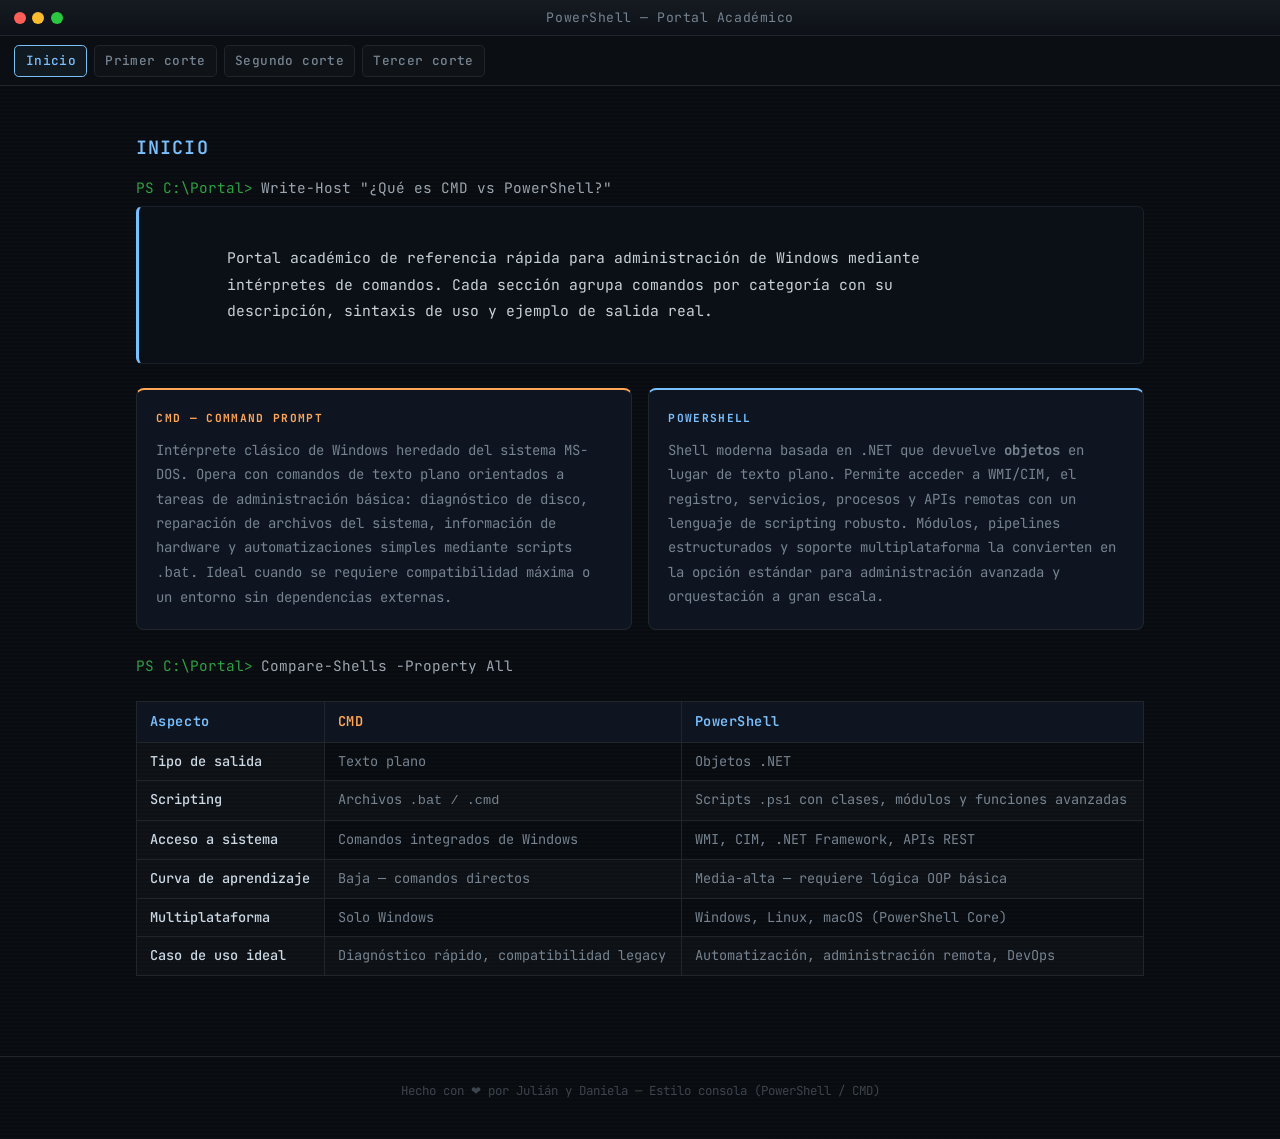
<file: index.html>
<!DOCTYPE html>
<html lang="es">
<head>
  <meta charset="utf-8" />
  <meta name="viewport" content="width=device-width, initial-scale=1" />
  <title>Inicio — Portal Consola</title>
  <link rel="stylesheet" href="Styles/base.css">
  <link rel="stylesheet" href="Styles/home.css">
</head>
<body>

  <header class="titlebar">
    <div class="dots">
      <span class="dot dot-close"></span>
      <span class="dot dot-min"></span>
      <span class="dot dot-max"></span>
    </div>
    <div class="title">PowerShell — Portal Académico</div>
  </header>

  <nav class="nav" aria-label="Navegación principal">
    <a class="nav-link" href="index.html">Inicio</a>
    <a class="nav-link" href="primer.html">Primer corte</a>
    <a class="nav-link" href="segundo.html">Segundo corte</a>
    <a class="nav-link" href="tercer.html">Tercer corte</a>
  </nav>

  <main class="console">
    <section class="section">
      <h1>Inicio</h1>

      <div class="line">
        <span class="prompt">PS C:\Portal&gt;</span>
        <span>Write-Host "¿Qué es CMD vs PowerShell?"</span>
      </div>

      <div class="output lead" style="margin-bottom:1.5rem">
        Portal académico de referencia rápida para administración de Windows mediante
        intérpretes de comandos. Cada sección agrupa comandos por categoría con su
        descripción, sintaxis de uso y ejemplo de salida real.
      </div>

      <!-- Cards CMD / PS -->
      <div class="intro-grid">
        <div class="shell-card cmd">
          <div class="label">CMD — Command Prompt</div>
          <p>
            Intérprete clásico de Windows heredado del sistema MS-DOS.
            Opera con comandos de texto plano orientados a tareas de
            administración básica: diagnóstico de disco, reparación de
            archivos del sistema, información de hardware y automatizaciones
            simples mediante scripts <code>.bat</code>.
            Ideal cuando se requiere compatibilidad máxima o un entorno
            sin dependencias externas.
          </p>
        </div>

        <div class="shell-card ps">
          <div class="label">PowerShell</div>
          <p>
            Shell moderna basada en .NET que devuelve <strong>objetos</strong>
            en lugar de texto plano. Permite acceder a WMI/CIM, el registro,
            servicios, procesos y APIs remotas con un lenguaje de scripting
            robusto. Módulos, pipelines estructurados y soporte multiplataforma
            la convierten en la opción estándar para administración avanzada
            y orquestación a gran escala.
          </p>
        </div>
      </div>

      <!-- Comparison table -->
      <div class="line" style="margin-top:1.5rem">
        <span class="prompt">PS C:\Portal&gt;</span>
        <span>Compare-Shells -Property All</span>
      </div>

      <div style="overflow-x:auto">
        <table class="comparison-table">
          <thead>
            <tr>
              <th>Aspecto</th>
              <th class="cmd-col">CMD</th>
              <th>PowerShell</th>
            </tr>
          </thead>
          <tbody>
            <tr>
              <td>Tipo de salida</td>
              <td>Texto plano</td>
              <td>Objetos .NET</td>
            </tr>
            <tr>
              <td>Scripting</td>
              <td>Archivos <code>.bat / .cmd</code></td>
              <td>Scripts <code>.ps1</code> con clases, módulos y funciones avanzadas</td>
            </tr>
            <tr>
              <td>Acceso a sistema</td>
              <td>Comandos integrados de Windows</td>
              <td>WMI, CIM, .NET Framework, APIs REST</td>
            </tr>
            <tr>
              <td>Curva de aprendizaje</td>
              <td>Baja — comandos directos</td>
              <td>Media-alta — requiere lógica OOP básica</td>
            </tr>
            <tr>
              <td>Multiplataforma</td>
              <td>Solo Windows</td>
              <td>Windows, Linux, macOS (PowerShell Core)</td>
            </tr>
            <tr>
              <td>Caso de uso ideal</td>
              <td>Diagnóstico rápido, compatibilidad legacy</td>
              <td>Automatización, administración remota, DevOps</td>
            </tr>
          </tbody>
        </table>
      </div>
    </section>
  </main>

  <footer class="footer">Hecho con ❤ por Julián y Daniela — Estilo consola (PowerShell / CMD)</footer>
  <script src="JS/common.js"></script>
</body>
</html>
</file>
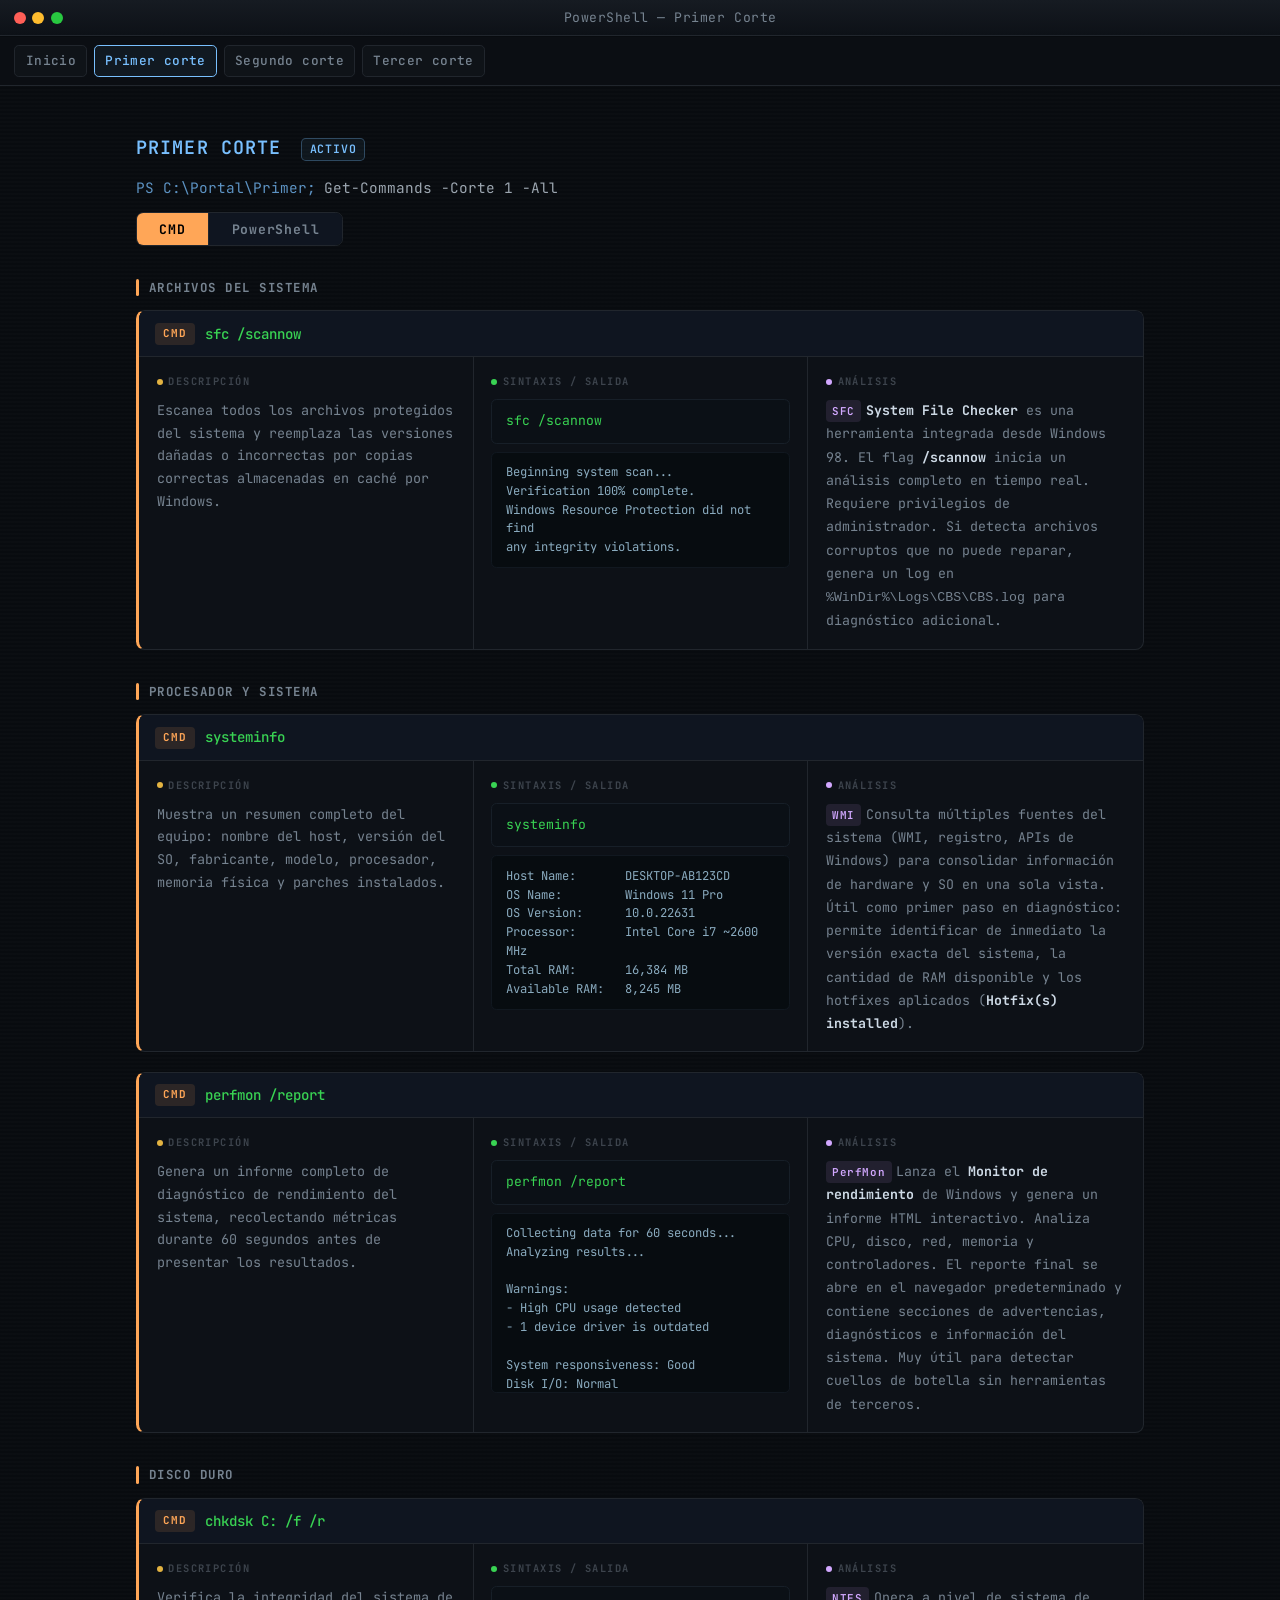
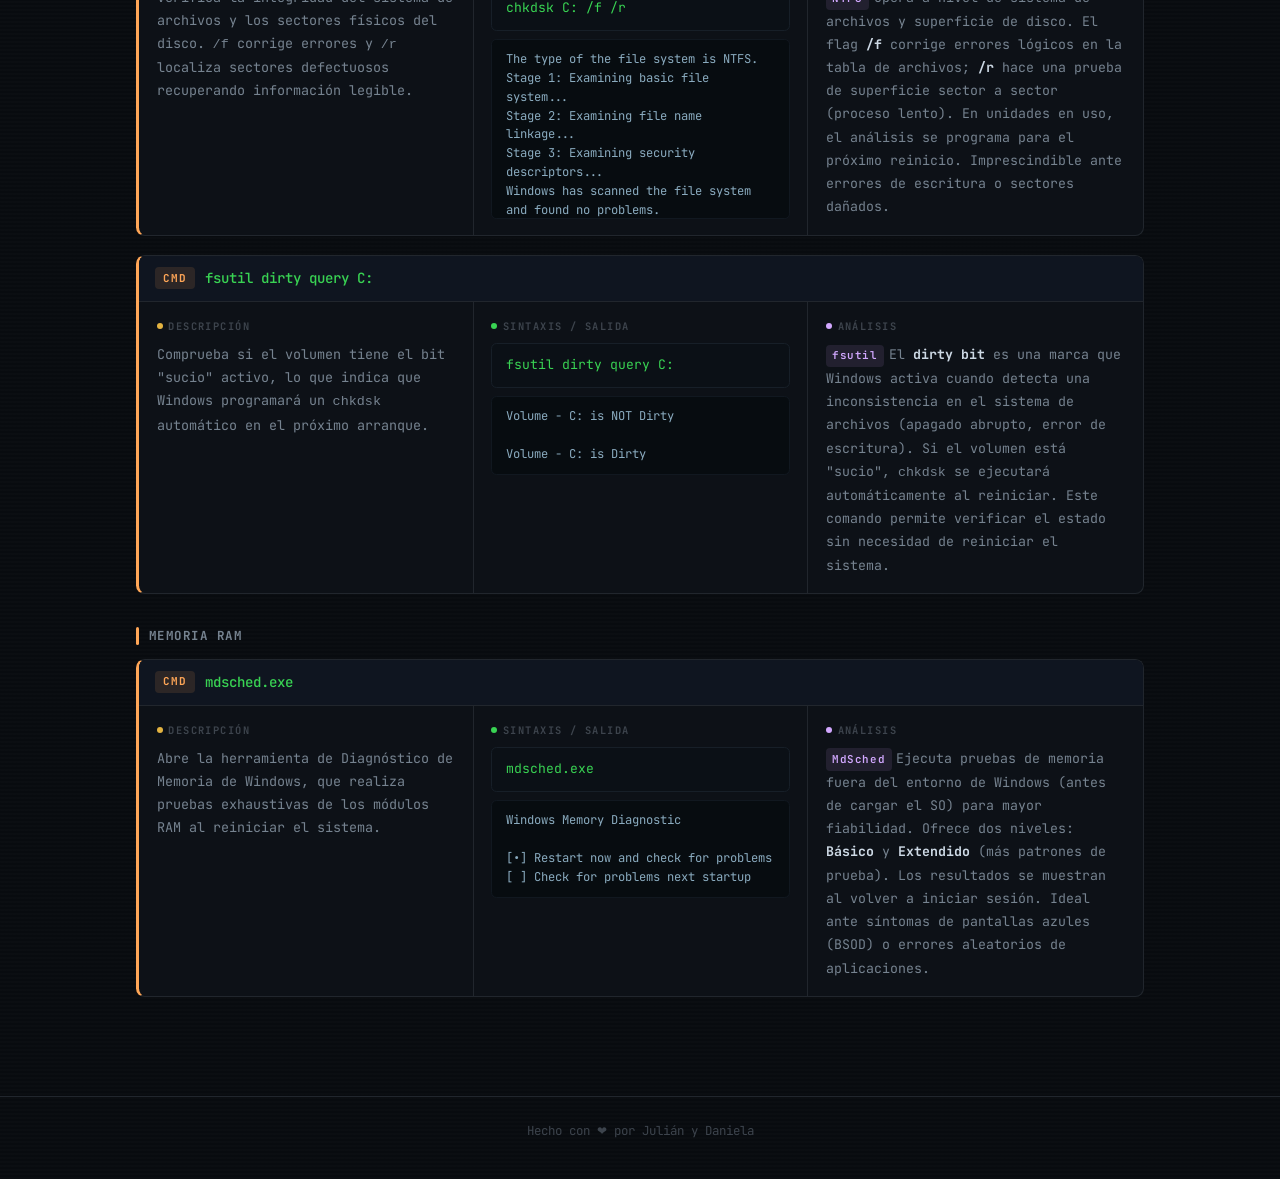
<file: primer.html>
<!DOCTYPE html>
<html lang="es">
<head>
  <meta charset="utf-8" />
  <meta name="viewport" content="width=device-width, initial-scale=1" />
  <title>Primer Corte — Portal Consola</title>
  <link rel="stylesheet" href="Styles/base.css">
  <link rel="stylesheet" href="Styles/corte.css">
</head>
<body>

  <header class="titlebar">
    <div class="dots">
      <span class="dot dot-close"></span>
      <span class="dot dot-min"></span>
      <span class="dot dot-max"></span>
    </div>
    <div class="title">PowerShell — Primer Corte</div>
  </header>

  <nav class="nav">
    <a class="nav-link" href="index.html">Inicio</a>
    <a class="nav-link" href="primer.html">Primer corte</a>
    <a class="nav-link" href="segundo.html">Segundo corte</a>
    <a class="nav-link" href="tercer.html">Tercer corte</a>
  </nav>

  <main class="console">
    <section class="section">
      <h2>Primer corte <span class="badge">Activo</span></h2>

      <div class="line">
        <span class="prompt-ps">PS C:\Portal\Primer;</span>
        <span>Get-Commands -Corte 1 -All</span>
      </div>

      <!-- Tab selector -->
      <div class="terminal-tabs">
        <button class="tab-btn cmd" id="tab-cmd">CMD</button>
        <button class="tab-btn ps"  id="tab-ps">PowerShell</button>
      </div>


      <!-- ══════════════════ CMD SECTION ══════════════════ -->
      <div id="sec-cmd" class="shell-section">

        <!-- Categoría: Archivos del sistema -->
        <div class="category-header cmd"><h3>Archivos del sistema</h3></div>

        <article class="cmd-card cmd-card-style">
          <div class="cmd-card-head">
            <span class="chip chip-cmd">CMD</span>
            <span class="syntax-inline">sfc /scannow</span>
          </div>
          <div class="cmd-card-body">
            <div class="cmd-col col-desc">
              <div class="cmd-col-label">Descripción</div>
              <p>Escanea todos los archivos protegidos del sistema y reemplaza las versiones dañadas
              o incorrectas por copias correctas almacenadas en caché por Windows.</p>
            </div>
            <div class="cmd-col col-syntax">
              <div class="cmd-col-label">Sintaxis / Salida</div>
              <div class="syntax-block">sfc /scannow</div>
              <div class="output-block" style="margin-top:.5rem">Beginning system scan...
Verification 100% complete.
Windows Resource Protection did not find
any integrity violations.</div>
            </div>
            <div class="cmd-col col-analysis">
              <div class="cmd-col-label">Análisis</div>
              <div class="analysis-block">
                <span class="tag">SFC</span><strong>System File Checker</strong> es una herramienta
                integrada desde Windows 98. El flag <strong>/scannow</strong> inicia un análisis
                completo en tiempo real. Requiere privilegios de administrador. Si detecta archivos
                corruptos que no puede reparar, genera un log en
                <code>%WinDir%\Logs\CBS\CBS.log</code> para diagnóstico adicional.
              </div>
            </div>
          </div>
        </article>


        <!-- Categoría: Procesador y Sistema -->
        <div class="category-header cmd"><h3>Procesador y Sistema</h3></div>

        <article class="cmd-card cmd-card-style">
          <div class="cmd-card-head">
            <span class="chip chip-cmd">CMD</span>
            <span class="syntax-inline">systeminfo</span>
          </div>
          <div class="cmd-card-body">
            <div class="cmd-col col-desc">
              <div class="cmd-col-label">Descripción</div>
              <p>Muestra un resumen completo del equipo: nombre del host, versión del SO,
              fabricante, modelo, procesador, memoria física y parches instalados.</p>
            </div>
            <div class="cmd-col col-syntax">
              <div class="cmd-col-label">Sintaxis / Salida</div>
              <div class="syntax-block">systeminfo</div>
              <div class="output-block" style="margin-top:.5rem">Host Name:       DESKTOP-AB123CD
OS Name:         Windows 11 Pro
OS Version:      10.0.22631
Processor:       Intel Core i7 ~2600 MHz
Total RAM:       16,384 MB
Available RAM:   8,245 MB</div>
            </div>
            <div class="cmd-col col-analysis">
              <div class="cmd-col-label">Análisis</div>
              <div class="analysis-block">
                <span class="tag">WMI</span>Consulta múltiples fuentes del sistema (WMI, registro,
                APIs de Windows) para consolidar información de hardware y SO en una sola vista.
                Útil como primer paso en diagnóstico: permite identificar de inmediato la versión
                exacta del sistema, la cantidad de RAM disponible y los hotfixes aplicados
                (<strong>Hotfix(s) installed</strong>).
              </div>
            </div>
          </div>
        </article>

        <article class="cmd-card cmd-card-style">
          <div class="cmd-card-head">
            <span class="chip chip-cmd">CMD</span>
            <span class="syntax-inline">perfmon /report</span>
          </div>
          <div class="cmd-card-body">
            <div class="cmd-col col-desc">
              <div class="cmd-col-label">Descripción</div>
              <p>Genera un informe completo de diagnóstico de rendimiento del sistema,
              recolectando métricas durante 60 segundos antes de presentar los resultados.</p>
            </div>
            <div class="cmd-col col-syntax">
              <div class="cmd-col-label">Sintaxis / Salida</div>
              <div class="syntax-block">perfmon /report</div>
              <div class="output-block" style="margin-top:.5rem">Collecting data for 60 seconds...
Analyzing results...

Warnings:
- High CPU usage detected
- 1 device driver is outdated

System responsiveness: Good
Disk I/O: Normal</div>
            </div>
            <div class="cmd-col col-analysis">
              <div class="cmd-col-label">Análisis</div>
              <div class="analysis-block">
                <span class="tag">PerfMon</span>Lanza el <strong>Monitor de rendimiento</strong>
                de Windows y genera un informe HTML interactivo. Analiza CPU, disco, red, memoria
                y controladores. El reporte final se abre en el navegador predeterminado y contiene
                secciones de advertencias, diagnósticos e información del sistema. Muy útil para
                detectar cuellos de botella sin herramientas de terceros.
              </div>
            </div>
          </div>
        </article>


        <!-- Categoría: Disco duro -->
        <div class="category-header cmd"><h3>Disco duro</h3></div>

        <article class="cmd-card cmd-card-style">
          <div class="cmd-card-head">
            <span class="chip chip-cmd">CMD</span>
            <span class="syntax-inline">chkdsk C: /f /r</span>
          </div>
          <div class="cmd-card-body">
            <div class="cmd-col col-desc">
              <div class="cmd-col-label">Descripción</div>
              <p>Verifica la integridad del sistema de archivos y los sectores físicos del disco.
              <code>/f</code> corrige errores y <code>/r</code> localiza sectores defectuosos
              recuperando información legible.</p>
            </div>
            <div class="cmd-col col-syntax">
              <div class="cmd-col-label">Sintaxis / Salida</div>
              <div class="syntax-block">chkdsk C: /f /r</div>
              <div class="output-block" style="margin-top:.5rem">The type of the file system is NTFS.
Stage 1: Examining basic file system...
Stage 2: Examining file name linkage...
Stage 3: Examining security descriptors...
Windows has scanned the file system
and found no problems.</div>
            </div>
            <div class="cmd-col col-analysis">
              <div class="cmd-col-label">Análisis</div>
              <div class="analysis-block">
                <span class="tag">NTFS</span>Opera a nivel de sistema de archivos y superficie
                de disco. El flag <strong>/f</strong> corrige errores lógicos en la tabla de
                archivos; <strong>/r</strong> hace una prueba de superficie sector a sector
                (proceso lento). En unidades en uso, el análisis se programa para el próximo
                reinicio. Imprescindible ante errores de escritura o sectores dañados.
              </div>
            </div>
          </div>
        </article>

        <article class="cmd-card cmd-card-style">
          <div class="cmd-card-head">
            <span class="chip chip-cmd">CMD</span>
            <span class="syntax-inline">fsutil dirty query C:</span>
          </div>
          <div class="cmd-card-body">
            <div class="cmd-col col-desc">
              <div class="cmd-col-label">Descripción</div>
              <p>Comprueba si el volumen tiene el bit "sucio" activo, lo que indica que Windows
              programará un <code>chkdsk</code> automático en el próximo arranque.</p>
            </div>
            <div class="cmd-col col-syntax">
              <div class="cmd-col-label">Sintaxis / Salida</div>
              <div class="syntax-block">fsutil dirty query C:</div>
              <div class="output-block" style="margin-top:.5rem">Volume - C: is NOT Dirty
<!-- o bien: -->
Volume - C: is Dirty</div>
            </div>
            <div class="cmd-col col-analysis">
              <div class="cmd-col-label">Análisis</div>
              <div class="analysis-block">
                <span class="tag">fsutil</span>El <strong>dirty bit</strong> es una marca que
                Windows activa cuando detecta una inconsistencia en el sistema de archivos
                (apagado abrupto, error de escritura). Si el volumen está "sucio",
                <code>chkdsk</code> se ejecutará automáticamente al reiniciar. Este comando
                permite verificar el estado sin necesidad de reiniciar el sistema.
              </div>
            </div>
          </div>
        </article>


        <!-- Categoría: Memoria RAM -->
        <div class="category-header cmd"><h3>Memoria RAM</h3></div>

        <article class="cmd-card cmd-card-style">
          <div class="cmd-card-head">
            <span class="chip chip-cmd">CMD</span>
            <span class="syntax-inline">mdsched.exe</span>
          </div>
          <div class="cmd-card-body">
            <div class="cmd-col col-desc">
              <div class="cmd-col-label">Descripción</div>
              <p>Abre la herramienta de Diagnóstico de Memoria de Windows, que realiza pruebas
              exhaustivas de los módulos RAM al reiniciar el sistema.</p>
            </div>
            <div class="cmd-col col-syntax">
              <div class="cmd-col-label">Sintaxis / Salida</div>
              <div class="syntax-block">mdsched.exe</div>
              <div class="output-block" style="margin-top:.5rem">Windows Memory Diagnostic

[•] Restart now and check for problems
[ ] Check for problems next startup</div>
            </div>
            <div class="cmd-col col-analysis">
              <div class="cmd-col-label">Análisis</div>
              <div class="analysis-block">
                <span class="tag">MdSched</span>Ejecuta pruebas de memoria fuera del entorno de
                Windows (antes de cargar el SO) para mayor fiabilidad. Ofrece dos niveles:
                <strong>Básico</strong> y <strong>Extendido</strong> (más patrones de prueba).
                Los resultados se muestran al volver a iniciar sesión. Ideal ante síntomas de
                pantallas azules (BSOD) o errores aleatorios de aplicaciones.
              </div>
            </div>
          </div>
        </article>

      </div><!-- /sec-cmd -->


      <!-- ══════════════════ POWERSHELL SECTION ══════════════════ -->
      <div id="sec-ps" class="shell-section">

        <!-- Categoría: Programas instalados -->
        <div class="category-header"><h3>Programas instalados y actualizaciones</h3></div>

        <article class="cmd-card ps-card">
          <div class="cmd-card-head">
            <span class="chip chip-ps">PS</span>
            <span class="syntax-inline">Get-WmiObject Win32_Product | Select Name, Version</span>
          </div>
          <div class="cmd-card-body">
            <div class="cmd-col col-desc">
              <div class="cmd-col-label">Descripción</div>
              <p>Lista todos los programas instalados en el sistema mediante la clase WMI
              <code>Win32_Product</code>, mostrando nombre y versión de cada uno.</p>
            </div>
            <div class="cmd-col col-syntax">
              <div class="cmd-col-label">Sintaxis / Salida</div>
              <div class="syntax-block">Get-WmiObject Win32_Product `
  | Select Name, Version</div>
              <div class="output-block" style="margin-top:.5rem">Name                   Version
----                   -------
Google Chrome          121.0.0
Microsoft Office 365   16.0.0
Git                    2.44.0</div>
            </div>
            <div class="cmd-col col-analysis">
              <div class="cmd-col-label">Análisis</div>
              <div class="analysis-block">
                <span class="tag">WMI</span><code>Win32_Product</code> consulta el instalador
                de Windows (MSI) directamente. <strong>Nota:</strong> este cmdlet puede ser
                lento porque valida cada paquete durante la consulta. Para listados rápidos,
                se prefiere <code>Get-Package</code> o consultar el registro. El operador
                <strong>|</strong> (pipeline) pasa los objetos al filtro <code>Select</code>.
              </div>
            </div>
          </div>
        </article>

        <article class="cmd-card ps-card">
          <div class="cmd-card-head">
            <span class="chip chip-ps">PS</span>
            <span class="syntax-inline">Get-Package</span>
          </div>
          <div class="cmd-card-body">
            <div class="cmd-col col-desc">
              <div class="cmd-col-label">Descripción</div>
              <p>Lista los paquetes y aplicaciones instaladas usando PackageManagement (OneGet),
              incluyendo fuentes como MSI, Chocolatey o winget.</p>
            </div>
            <div class="cmd-col col-syntax">
              <div class="cmd-col-label">Sintaxis / Salida</div>
              <div class="syntax-block">Get-Package</div>
              <div class="output-block" style="margin-top:.5rem">Name      Version  Source
----      -------  ------
7zip      19.00    Programs
Git       2.44.0   Programs
VSCode    1.87.0   Programs</div>
            </div>
            <div class="cmd-col col-analysis">
              <div class="cmd-col-label">Análisis</div>
              <div class="analysis-block">
                <span class="tag">PackageMgmt</span>A diferencia de <code>Win32_Product</code>,
                <strong>Get-Package</strong> es significativamente más rápido al no lanzar el
                proceso de validación MSI. Permite filtrar por proveedor con
                <code>-ProviderName</code> o buscar un paquete específico con
                <code>-Name "nombre"</code>. Útil para auditorías de software.
              </div>
            </div>
          </div>
        </article>

        <article class="cmd-card ps-card">
          <div class="cmd-card-head">
            <span class="chip chip-ps">PS</span>
            <span class="syntax-inline">Get-WindowsUpdateLog</span>
          </div>
          <div class="cmd-card-body">
            <div class="cmd-col col-desc">
              <div class="cmd-col-label">Descripción</div>
              <p>Convierte los registros ETL de Windows Update en un archivo de texto legible
              (.log) y lo guarda en el escritorio del usuario actual.</p>
            </div>
            <div class="cmd-col col-syntax">
              <div class="cmd-col-label">Sintaxis / Salida</div>
              <div class="syntax-block">Get-WindowsUpdateLog</div>
              <div class="output-block" style="margin-top:.5rem">Windows Update log successfully
written to:
C:\Users\Admin\Desktop\
  WindowsUpdate.log</div>
            </div>
            <div class="cmd-col col-analysis">
              <div class="cmd-col-label">Análisis</div>
              <div class="analysis-block">
                <span class="tag">ETW</span>Windows almacena los registros de actualización en
                formato binario ETL (Event Tracing for Windows). Este cmdlet los convierte a
                texto plano usando símbolos de depuración. El log resultante permite rastrear
                descargas fallidas, errores de instalación y el historial completo de parches
                aplicados al sistema.
              </div>
            </div>
          </div>
        </article>


        <!-- Categoría: Procesador y sistema -->
        <div class="category-header"><h3>Procesador y Sistema</h3></div>

        <article class="cmd-card ps-card">
          <div class="cmd-card-head">
            <span class="chip chip-ps">PS</span>
            <span class="syntax-inline">Get-WmiObject Win32_Processor | Select Name, NumberOfCores…</span>
          </div>
          <div class="cmd-card-body">
            <div class="cmd-col col-desc">
              <div class="cmd-col-label">Descripción</div>
              <p>Obtiene información detallada del procesador: nombre, número de núcleos
              físicos, hilos lógicos y velocidad máxima de reloj.</p>
            </div>
            <div class="cmd-col col-syntax">
              <div class="cmd-col-label">Sintaxis / Salida</div>
              <div class="syntax-block">Get-WmiObject Win32_Processor `
  | Select Name,
           NumberOfCores,
           NumberOfLogicalProcessors</div>
              <div class="output-block" style="margin-top:.5rem">Name              : Intel Core i7-10750H
NumberOfCores     : 6
LogicalProcessors : 12
MaxClockSpeed     : 2600</div>
            </div>
            <div class="cmd-col col-analysis">
              <div class="cmd-col-label">Análisis</div>
              <div class="analysis-block">
                <span class="tag">CIM/WMI</span>La clase <code>Win32_Processor</code> expone más
                de 40 propiedades del CPU. La diferencia entre
                <strong>NumberOfCores</strong> (físicos) y
                <strong>NumberOfLogicalProcessors</strong> (hilos) indica si el procesador
                usa Hyper-Threading. Aquí 6 núcleos → 12 hilos lógicos confirma HT activo.
                Útil para ajustar procesos de paralelización.
              </div>
            </div>
          </div>
        </article>

        <article class="cmd-card ps-card">
          <div class="cmd-card-head">
            <span class="chip chip-ps">PS</span>
            <span class="syntax-inline">Get-ComputerInfo</span>
          </div>
          <div class="cmd-card-body">
            <div class="cmd-col col-desc">
              <div class="cmd-col-label">Descripción</div>
              <p>Devuelve un objeto con más de 200 propiedades del sistema: versión de Windows,
              nombre del equipo, memoria total, número de procesadores y mucho más.</p>
            </div>
            <div class="cmd-col col-syntax">
              <div class="cmd-col-label">Sintaxis / Salida</div>
              <div class="syntax-block">Get-ComputerInfo</div>
              <div class="output-block" style="margin-top:.5rem">WindowsProductName   : Windows 11 Pro
WindowsVersion       : 22H2
CsName               : DESKTOP-AB123CD
CsTotalPhysicalMemory: 17179869184
CsProcessorCount     : 1</div>
            </div>
            <div class="cmd-col col-analysis">
              <div class="cmd-col-label">Análisis</div>
              <div class="analysis-block">
                <span class="tag">CIM</span>Introducido en PowerShell 5.1, reemplaza múltiples
                consultas WMI por una sola llamada consolidada. <strong>CsTotalPhysicalMemory</strong>
                devuelve bytes (17 179 869 184 B = 16 GB). Para filtrar propiedades específicas
                se puede combinar con <code>Select-Object -Property "Cs*"</code>. Muy eficiente
                para inventario automatizado de equipos.
              </div>
            </div>
          </div>
        </article>


        <!-- Categoría: Memoria RAM -->
        <div class="category-header"><h3>Memoria RAM</h3></div>

        <article class="cmd-card ps-card">
          <div class="cmd-card-head">
            <span class="chip chip-ps">PS</span>
            <span class="syntax-inline">Get-Counter '\Memory\Available MBytes'</span>
          </div>
          <div class="cmd-card-body">
            <div class="cmd-col col-desc">
              <div class="cmd-col-label">Descripción</div>
              <p>Consulta en tiempo real el contador de rendimiento de memoria disponible,
              devolviendo el valor actual en megabytes junto al timestamp de la medición.</p>
            </div>
            <div class="cmd-col col-syntax">
              <div class="cmd-col-label">Sintaxis / Salida</div>
              <div class="syntax-block">Get-Counter '\Memory\Available MBytes'</div>
              <div class="output-block" style="margin-top:.5rem">Timestamp          CounterSamples
---------          --------------
19/04/2026 10:15   \\DESKTOP\memory\
                   available mbytes:
                   8245</div>
            </div>
            <div class="cmd-col col-analysis">
              <div class="cmd-col-label">Análisis</div>
              <div class="analysis-block">
                <span class="tag">PerfCounter</span>Accede directamente a los
                <strong>contadores de rendimiento</strong> de Windows (misma fuente que el
                Monitor de rendimiento). Para monitoreo continuo se puede usar el parámetro
                <code>-Continuous</code> o <code>-SampleInterval 5 -MaxSamples 12</code>
                para tomar 12 muestras cada 5 segundos. Ideal para scripts de alerta de
                memoria en servidores.
              </div>
            </div>
          </div>
        </article>

      </div><!-- /sec-ps -->

    </section>
  </main>

  <footer class="footer">Hecho con ❤ por Julián y Daniela</footer>
  <script src="JS/common.js"></script>
</body>
</html>
</file>
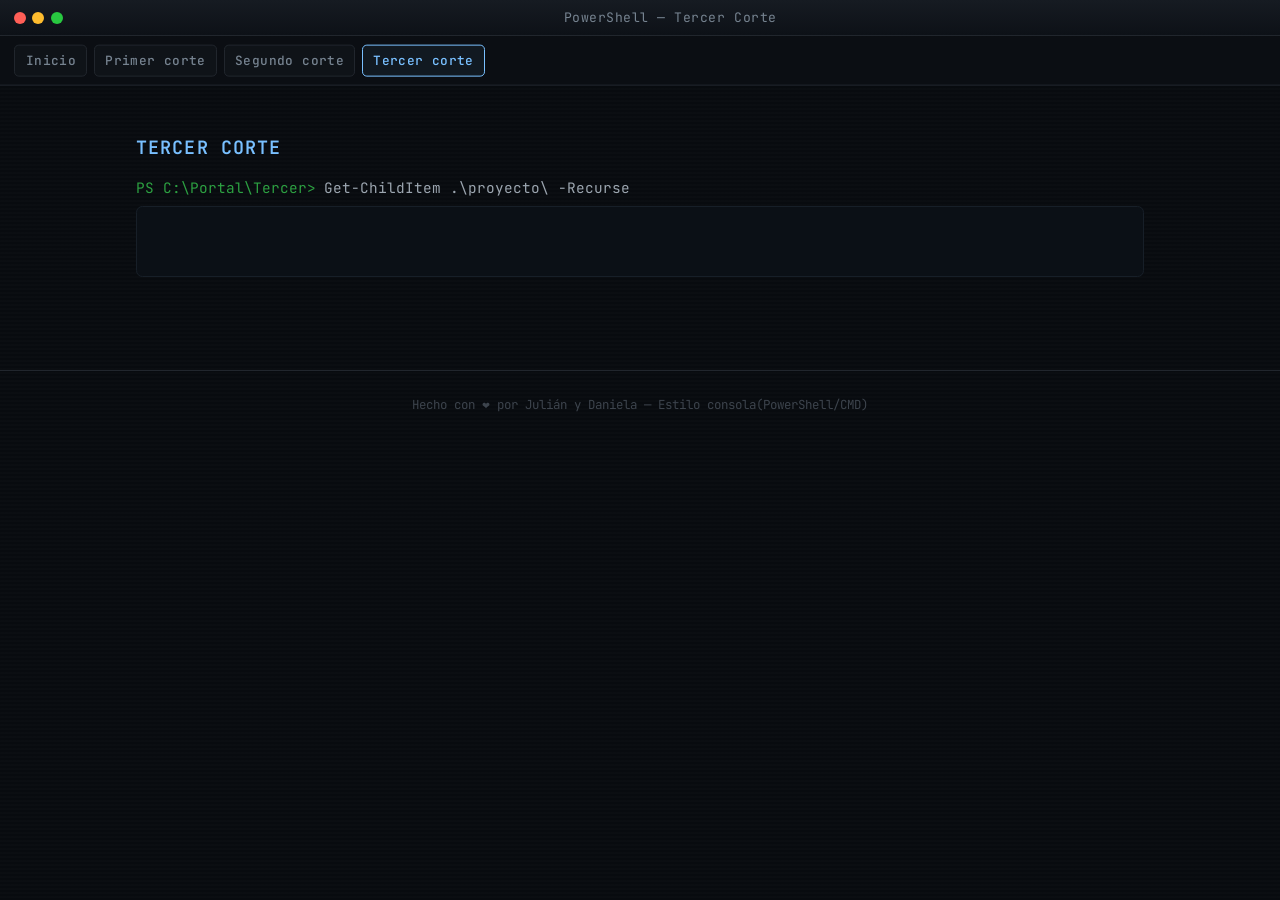
<file: tercer.html>
<!DOCTYPE html>
<html lang="es">
<head>
  <meta charset="utf-8" />
  <meta name="viewport" content="width=device-width, initial-scale=1" />
  <title>Tercer corte — Portal Consola</title>
  <link rel="stylesheet" href="Styles/base.css">
  <link rel="stylesheet" href="Styles/corte.css">
</head>
<body>
  <header class="titlebar">
    <div class="dots"><span class="dot dot-close"></span><span class="dot dot-min"></span><span class="dot dot-max"></span></div>
    <div class="title">PowerShell — Tercer Corte</div>
  </header>

  <nav class="nav">
    <a class="nav-link" href="index.html">Inicio</a>
    <a class="nav-link" href="primer.html">Primer corte</a>
    <a class="nav-link" href="segundo.html">Segundo corte</a>
    <a class="nav-link" href="tercer.html">Tercer corte</a>
  </nav>

  <main class="console">
    <section class="section">
      <h2>Tercer corte</h2>
      <div class="line">
        <span class="prompt">PS C:\Portal\Tercer></span>
        <span>Get-ChildItem .\proyecto\ -Recurse</span>
      </div>
      <div class="output">
      </div>
    </section>
  </main>

  <footer class="footer">Hecho con ❤ por Julián y Daniela — Estilo consola(PowerShell/CMD)</footer>
  <script src="JS/common.js"></script>
</body>
</html>
</file>
<file: Styles/base.css>
@import url('https://fonts.googleapis.com/css2?family=JetBrains+Mono:wght@300;400;500;600;700&family=Fira+Code:wght@300;400;500&display=swap');

:root {
  --bg:        #080b0f;
  --panel:     #0d1117;
  --panel-2:   #0f1520;
  --fg:        #cdd9e5;
  --muted:     #768390;
  --faint:     #3d444d;
  --accent:    #39d353;   /* verde git */
  --accent-2:  #79c0ff;   /* azul PS */
  --accent-3:  #ffa657;   /* naranja CMD */
  --error:     #ff7b72;
  --warn:      #e3b341;
  --ok:        #56d364;
  --border:    #21262d;
  --border-2:  #30363d;
  --prompt-ps: #79c0ff;
  --prompt-cmd:#ffa657;
  --glow-ps:   rgba(121,192,255,0.12);
  --glow-cmd:  rgba(255,166,87,0.12);
  --glow-ok:   rgba(57,211,83,0.08);
}

*, *::before, *::after { box-sizing: border-box; margin: 0; padding: 0; }

html { scroll-behavior: smooth; }

body {
  background: var(--bg);
  color: var(--fg);
  font-family: 'JetBrains Mono', 'Fira Code', ui-monospace, monospace;
  line-height: 1.6;
  min-height: 100vh;
  /* Subtle scanline texture */
  background-image:
    repeating-linear-gradient(
      0deg,
      transparent,
      transparent 2px,
      rgba(255,255,255,0.012) 2px,
      rgba(255,255,255,0.012) 4px
    );
}

/* ─── Titlebar ─── */
.titlebar {
  display: flex;
  align-items: center;
  gap: .75rem;
  padding: .45rem .9rem;
  background: linear-gradient(180deg, #161b22 0%, #0d1117 100%);
  border-bottom: 1px solid var(--border);
  position: sticky;
  top: 0;
  z-index: 100;
}
.dots { display: flex; gap: .38rem; }
.dot  { width: .75rem; height: .75rem; border-radius: 50%; }
.dot-close { background: #ff5f57; }
.dot-min   { background: #febc2e; }
.dot-max   { background: #28c840; }
.title {
  color: var(--muted);
  font-size: .82rem;
  font-weight: 400;
  letter-spacing: .04em;
  flex: 1;
  text-align: center;
  user-select: none;
}

/* ─── Nav ─── */
.nav {
  display: flex;
  gap: .4rem;
  padding: .5rem .9rem;
  background: #0b0e13;
  border-bottom: 1px solid var(--border);
  position: sticky;
  top: 37px;
  z-index: 90;
  overflow-x: auto;
}
.nav-link {
  color: var(--muted);
  text-decoration: none;
  padding: .3rem .65rem;
  border: 1px solid var(--border);
  border-radius: .3rem;
  background: #0f1318;
  font-size: .8rem;
  font-weight: 500;
  letter-spacing: .03em;
  white-space: nowrap;
  transition: color .15s, border-color .15s, background .15s;
}
.nav-link:hover {
  color: var(--fg);
  border-color: var(--border-2);
  background: #161b22;
}
.nav-link.active {
  color: var(--accent-2);
  border-color: var(--accent-2);
  background: rgba(121,192,255,.06);
}

/* ─── Console wrapper ─── */
.console {
  max-width: 1040px;
  margin: 1.5rem auto 3rem;
  padding: 0 1rem;
}

/* ─── Section ─── */
.section {
  padding: 1.5rem 0 2rem;
  border-bottom: 1px solid var(--border);
}
.section:last-child { border-bottom: none; }

h1, h2 {
  color: var(--accent-2);
  font-size: 1.15rem;
  font-weight: 600;
  letter-spacing: .06em;
  text-transform: uppercase;
  margin-bottom: .85rem;
}
h3 {
  color: var(--fg);
  font-size: 1rem;
  font-weight: 500;
  margin-bottom: .5rem;
}

/* ─── Prompt line ─── */
.line {
  display: flex;
  gap: .5rem;
  align-items: baseline;
  font-size: .9rem;
  margin: .3rem 0;
  opacity: .75;
}
.prompt-ps  { color: var(--prompt-ps); white-space: nowrap; }
.prompt-cmd { color: var(--prompt-cmd); white-space: nowrap; }
.prompt     { color: var(--accent); white-space: nowrap; }

/* ─── Output block ─── */
.output {
  margin: .4rem 0 .8rem;
  padding: .75rem 1rem;
  background: #0b1016;
  border: 1px solid #171f28;
  border-radius: .4rem;
  color: #c9d1d9;
  white-space: pre-wrap;
  font-size: .88rem;
}
.output.success { border-color: #0f2b1b; background: #0b1510; color: var(--ok); }
.output.info    { border-color: #0d1d29; background: #0a1219; color: #8ad1ff; }
.output.warning { border-color: #2c2711; background: #161309; color: var(--warn); }
.output.error   { border-color: #2b1214; background: #17090a; color: var(--error); }
.output.lead {
  font-size: .92rem;
  border-left: 3px solid var(--accent-2);
  line-height: 1.8;
}

/* ─── Badge ─── */
.badge {
  display: inline-block;
  padding: .1rem .45rem;
  border: 1px solid rgba(121,192,255,.3);
  border-radius: .3rem;
  color: var(--accent-2);
  background: rgba(121,192,255,.06);
  margin-left: .5rem;
  font-size: .72rem;
  font-weight: 600;
  letter-spacing: .08em;
  text-transform: uppercase;
  vertical-align: middle;
}

/* ─── Footer ─── */
.footer {
  text-align: center;
  color: var(--faint);
  font-size: .78rem;
  padding: 1.5rem 0 2.5rem;
  border-top: 1px solid var(--border);
}
</file>
<file: Styles/home.css>
/* home.css — página de inicio */

.intro-grid {
  display: grid;
  grid-template-columns: 1fr 1fr;
  gap: 1rem;
  margin-top: 1rem;
}

@media (max-width: 680px) {
  .intro-grid { grid-template-columns: 1fr; }
}

.shell-card {
  background: var(--panel-2);
  border: 1px solid var(--border);
  border-radius: .5rem;
  padding: 1.25rem 1.2rem;
  transition: border-color .2s, box-shadow .2s;
}
.shell-card:hover {
  border-color: var(--border-2);
  box-shadow: 0 0 18px rgba(0,0,0,.35);
}

.shell-card.cmd  { border-top: 2px solid var(--accent-3); }
.shell-card.ps   { border-top: 2px solid var(--accent-2); }

.shell-card .label {
  font-size: .7rem;
  font-weight: 700;
  letter-spacing: .12em;
  text-transform: uppercase;
  margin-bottom: .6rem;
}
.shell-card.cmd  .label { color: var(--accent-3); }
.shell-card.ps   .label { color: var(--accent-2); }

.shell-card p {
  font-size: .87rem;
  color: var(--muted);
  line-height: 1.75;
}

.comparison-table {
  width: 100%;
  margin-top: 1.2rem;
  border-collapse: collapse;
  font-size: .85rem;
}
.comparison-table th {
  padding: .55rem .8rem;
  background: #0f1520;
  color: var(--accent-2);
  font-weight: 600;
  text-align: left;
  border: 1px solid var(--border);
  letter-spacing: .04em;
}
.comparison-table th.cmd-col { color: var(--accent-3); }

.comparison-table td {
  padding: .5rem .8rem;
  border: 1px solid var(--border);
  color: var(--muted);
  vertical-align: top;
  line-height: 1.6;
}
.comparison-table tr:nth-child(even) td {
  background: rgba(255,255,255,.018);
}
.comparison-table td:first-child {
  color: var(--fg);
  font-weight: 500;
  background: rgba(255,255,255,.02);
  white-space: nowrap;
}
</file>
<file: Styles/corte.css>
/* corte.css — páginas de cortes */

/* ─── Tab selector: CMD / PS ─── */
.terminal-tabs {
  display: flex;
  gap: 0;
  border: 1px solid var(--border);
  border-radius: .45rem;
  overflow: hidden;
  width: fit-content;
  margin: .8rem 0 1.5rem;
}
.tab-btn {
  padding: .45rem 1.4rem;
  font-family: inherit;
  font-size: .82rem;
  font-weight: 700;
  letter-spacing: .06em;
  cursor: pointer;
  border: none;
  background: var(--panel-2);
  color: var(--muted);
  transition: background .18s, color .18s;
}
.tab-btn.cmd  { border-right: 1px solid var(--border); }
.tab-btn.cmd.active { background: var(--accent-3); color: #000; }
.tab-btn.ps.active  { background: var(--accent-2); color: #000; }
.tab-btn:not(.active):hover { background: #161b22; color: var(--fg); }

/* ─── Category header ─── */
.category-header {
  display: flex;
  align-items: center;
  gap: .6rem;
  margin: 2rem 0 .8rem;
}
.category-header::before {
  content: '';
  display: inline-block;
  width: 3px;
  height: 1.1rem;
  border-radius: 2px;
  background: var(--accent-2);
  flex-shrink: 0;
}
.category-header.cmd::before { background: var(--accent-3); }
.category-header h3 {
  font-size: .78rem;
  font-weight: 700;
  letter-spacing: .12em;
  text-transform: uppercase;
  color: var(--muted);
  margin: 0;
}

/* ─── Command card ─── */
.cmd-card {
  background: var(--panel);
  border: 1px solid var(--border);
  border-radius: .55rem;
  margin-bottom: 1.2rem;
  overflow: hidden;
  transition: border-color .2s;
}
.cmd-card:hover { border-color: var(--border-2); }
.cmd-card.ps-card  { border-left: 3px solid var(--accent-2); }
.cmd-card.cmd-card-style { border-left: 3px solid var(--accent-3); }

/* card header */
.cmd-card-head {
  display: flex;
  align-items: center;
  gap: .6rem;
  padding: .7rem 1rem;
  background: #0f1520;
  border-bottom: 1px solid var(--border);
}
.cmd-card-head .chip {
  font-size: .68rem;
  font-weight: 700;
  letter-spacing: .1em;
  text-transform: uppercase;
  padding: .15rem .5rem;
  border-radius: .25rem;
}
.chip-ps  { background: rgba(121,192,255,.12); color: var(--accent-2); }
.chip-cmd { background: rgba(255,166,87,.12);  color: var(--accent-3); }

.cmd-card-head .syntax-inline {
  font-size: .88rem;
  color: var(--accent);
  font-weight: 500;
  flex: 1;
  overflow: hidden;
  text-overflow: ellipsis;
  white-space: nowrap;
}

/* card body — 3 columns on desktop */
.cmd-card-body {
  display: grid;
  grid-template-columns: 1fr 1fr 1fr;
  gap: 0;
}
@media (max-width: 800px) {
  .cmd-card-body { grid-template-columns: 1fr; }
}

.cmd-col {
  padding: 1rem 1.1rem;
  border-right: 1px solid var(--border);
}
.cmd-col:last-child { border-right: none; }

.cmd-col-label {
  font-size: .65rem;
  font-weight: 700;
  letter-spacing: .14em;
  text-transform: uppercase;
  color: var(--faint);
  margin-bottom: .55rem;
  display: flex;
  align-items: center;
  gap: .35rem;
}
.cmd-col-label::before {
  content: '';
  display: inline-block;
  width: 6px; height: 6px;
  border-radius: 50%;
}
.col-desc .cmd-col-label::before   { background: var(--warn); }
.col-syntax .cmd-col-label::before { background: var(--accent); }
.col-output .cmd-col-label::before { background: var(--accent-2); }
.col-analysis .cmd-col-label::before { background: #d2a8ff; }

.cmd-col p {
  font-size: .84rem;
  color: var(--muted);
  line-height: 1.7;
}

/* Syntax block */
.syntax-block {
  background: #0b1016;
  border: 1px solid #171f28;
  border-radius: .35rem;
  padding: .7rem .85rem;
  font-size: .82rem;
  color: var(--accent);
  white-space: pre-wrap;
  word-break: break-all;
  line-height: 1.55;
}

/* Output / ejemplo block */
.output-block {
  background: #070c10;
  border: 1px solid #111820;
  border-radius: .35rem;
  padding: .65rem .85rem;
  font-size: .76rem;
  color: #8aabbf;
  white-space: pre-wrap;
  line-height: 1.55;
  max-height: 180px;
  overflow-y: auto;
  scrollbar-width: thin;
  scrollbar-color: var(--border) transparent;
}

/* Analysis block */
.analysis-block {
  font-size: .83rem;
  color: var(--muted);
  line-height: 1.75;
}
.analysis-block strong { color: var(--fg); }
.analysis-block .tag {
  display: inline-block;
  font-size: .68rem;
  font-weight: 600;
  padding: .1rem .4rem;
  border-radius: .25rem;
  margin-right: .3rem;
  background: rgba(210,168,255,.1);
  color: #d2a8ff;
  letter-spacing: .05em;
}

/* ─── Section hidden by tab ─── */
.shell-section { display: none; }
.shell-section.visible { display: block; }
/* ─── Otros estilos específicos para esta página (corte) ─── */
</file>
